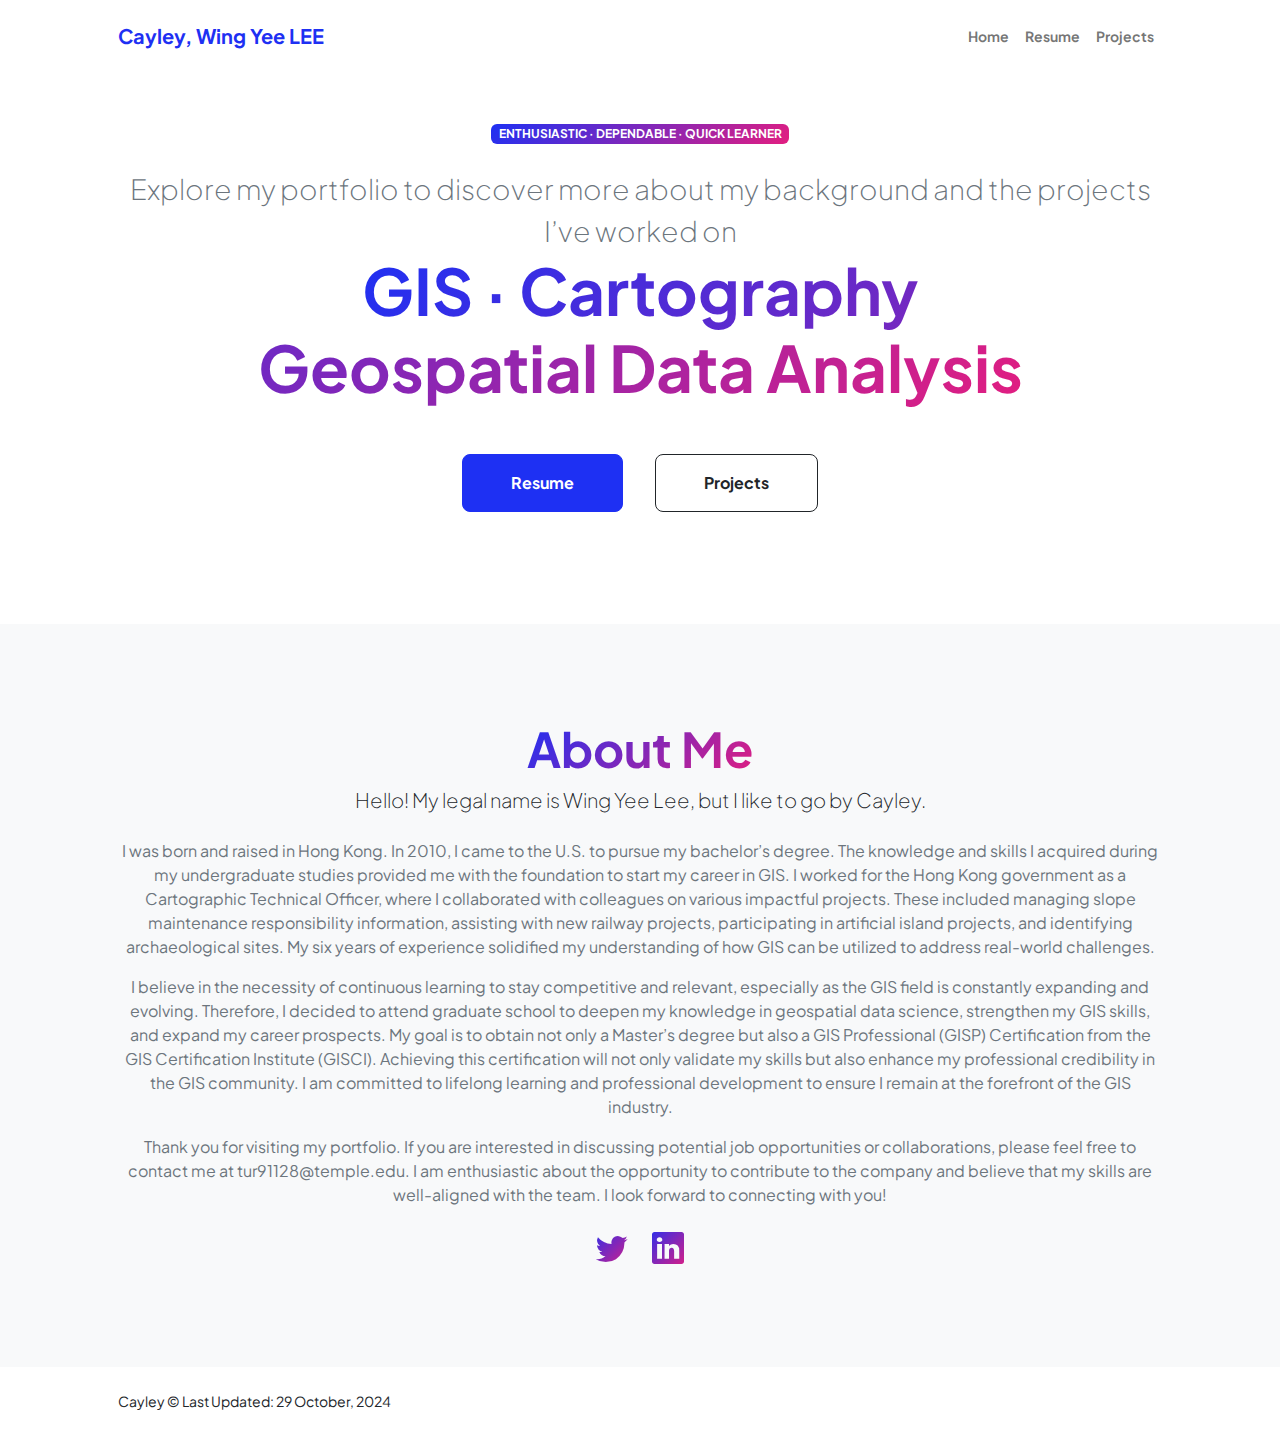
<file: index.html>
<!DOCTYPE html>
<html lang="en">
    <head>
        <meta charset="utf-8" />
        <meta name="viewport" content="width=device-width, initial-scale=1, shrink-to-fit=no" />
        <meta name="description" content="" />
        <meta name="author" content="" />
        <title>Cayley's Portfolio</title>
        <!-- Favicon-->
        <link rel="icon" type="image/x-icon" href="assets/favicon.ico" />
        <!-- Custom Google font-->
        <link rel="preconnect" href="https://fonts.googleapis.com" />
        <link rel="preconnect" href="https://fonts.gstatic.com" crossorigin />
        <link href="https://fonts.googleapis.com/css2?family=Plus+Jakarta+Sans:wght@100;200;300;400;500;600;700;800;900&amp;display=swap" rel="stylesheet" />
        <!-- Bootstrap icons-->
        <link href="https://cdn.jsdelivr.net/npm/bootstrap-icons@1.8.1/font/bootstrap-icons.css" rel="stylesheet" />
        <!-- Core theme CSS (includes Bootstrap)-->
        <link href="css/styles.css" rel="stylesheet" />
    </head>
    <body class="d-flex flex-column h-100">
        <main class="flex-shrink-0">
            <!-- Navigation-->
            <nav class="navbar navbar-expand-lg navbar-light bg-white py-3">
                <div class="container px-5">
                    <a class="navbar-brand" href="index.html"><span class="fw-bolder text-primary">Cayley, Wing Yee LEE</span></a>
                    <button class="navbar-toggler" type="button" data-bs-toggle="collapse" data-bs-target="#navbarSupportedContent" aria-controls="navbarSupportedContent" aria-expanded="false" aria-label="Toggle navigation"><span class="navbar-toggler-icon"></span></button>
                    <div class="collapse navbar-collapse" id="navbarSupportedContent">
                        <ul class="navbar-nav ms-auto mb-2 mb-lg-0 small fw-bolder">
                            <li class="nav-item"><a class="nav-link" href="index.html">Home</a></li>
                            <li class="nav-item"><a class="nav-link" href="resume.html">Resume</a></li>
                            <li class="nav-item"><a class="nav-link" href="projects.html">Projects</a></li>
                        </ul>
                    </div>
                </div>
            </nav>
            <!-- Header-->
            <header class="py-5">
                <div class="container px-5 pb-5">
                    <div class="row gx-5 align-items-center">
                        <div class="col-xxl-5">
                            <!-- Header text content-->
                            <div class="text-center text-xxl-start">
                                <div class="badge bg-gradient-primary-to-secondary text-white mb-4"><div class="text-uppercase">Enthusiastic &middot; Dependable &middot; Quick Learner</div></div>
                                <div class="fs-3 fw-light text-muted">Explore my portfolio to discover more about my background and the projects I’ve worked on</div>
                                <h1 class="display-3 fw-bolder mb-5"><span class="text-gradient d-inline">GIS &middot; Cartography <br>Geospatial Data Analysis</span></h1>
                                <div class="d-grid gap-3 d-sm-flex justify-content-sm-center justify-content-xxl-start mb-3">
                                    <a class="btn btn-primary btn-lg px-5 py-3 me-sm-3 fs-6 fw-bolder" href="resume.html">Resume</a>
                                    <a class="btn btn-outline-dark btn-lg px-5 py-3 fs-6 fw-bolder" href="projects.html">Projects</a>
                                </div>
                            </div>
                        </div>
                    </div>
                </div>
            </header>
            <!-- About Section-->
            <section class="bg-light py-5">
                <div class="container px-5">
                    <div class="row gx-5 justify-content-center">
                        <div class="col-xxl-8">
                            <div class="text-center my-5">
                                <h2 class="display-5 fw-bolder"><span class="text-gradient d-inline">About Me</span></h2>
                                <p class="lead fw-light mb-4">Hello! My legal name is Wing Yee Lee, but I like to go by Cayley.</p>
                                <p class="text-muted">I was born and raised in Hong Kong. In 2010, I came to the U.S. to pursue my bachelor’s degree. The knowledge and skills I acquired during my undergraduate studies provided me with the foundation to start my career in GIS. 
                                    I worked for the Hong Kong government as a Cartographic Technical Officer, where I collaborated with colleagues on various impactful projects. These included managing slope maintenance responsibility information, assisting with new railway projects, participating in artificial island projects, and identifying archaeological sites. 
                                    My six years of experience solidified my understanding of how GIS can be utilized to address real-world challenges.</p>
                                <p class="text-muted">I believe in the necessity of continuous learning to stay competitive and relevant, especially as the GIS field is constantly expanding and evolving. Therefore, I decided to attend graduate school to deepen my knowledge in geospatial data science, strengthen my GIS skills, and expand my career prospects. 
                                    My goal is to obtain not only a Master’s degree but also a GIS Professional (GISP) Certification from the GIS Certification Institute (GISCI). Achieving this certification will not only validate my skills but also enhance my professional credibility in the GIS community. 
                                    I am committed to lifelong learning and professional development to ensure I remain at the forefront of the GIS industry.</p>
                                <p class="text-muted">Thank you for visiting my portfolio. If you are interested in discussing potential job opportunities or collaborations, please feel free to contact me at tur91128@temple.edu. 
                                    I am enthusiastic about the opportunity to contribute to the company and believe that my skills are well-aligned with the team. I look forward to connecting with you!</p>
                                <div class="d-flex justify-content-center fs-2 gap-4">
                                    <a class="text-gradient" href="https://x.com/__Cayley"><i class="bi bi-twitter"></i></a>
                                    <a class="text-gradient" href="https://www.linkedin.com/in/wing-yee-lee-4ab3ab2b7/"><i class="bi bi-linkedin"></i></a>
                                </div>
                            </div>
                        </div>
                    </div>
                </div>
            </section>
        </main>
        <!-- Footer-->
        <footer class="bg-white py-4 mt-auto">
            <div class="container px-5">
                <div class="row align-items-center justify-content-between flex-column flex-sm-row">
                    <div class="col-auto"><div class="small m-0">Cayley &copy; Last Updated: 29 October, 2024</div></div>
                </div>
            </div>
        </footer>
        <!-- Bootstrap core JS-->
        <script src="https://cdn.jsdelivr.net/npm/bootstrap@5.2.3/dist/js/bootstrap.bundle.min.js"></script>
        <!-- Core theme JS-->
        <script src="js/scripts.js"></script>
    </body>
</html>
</file>
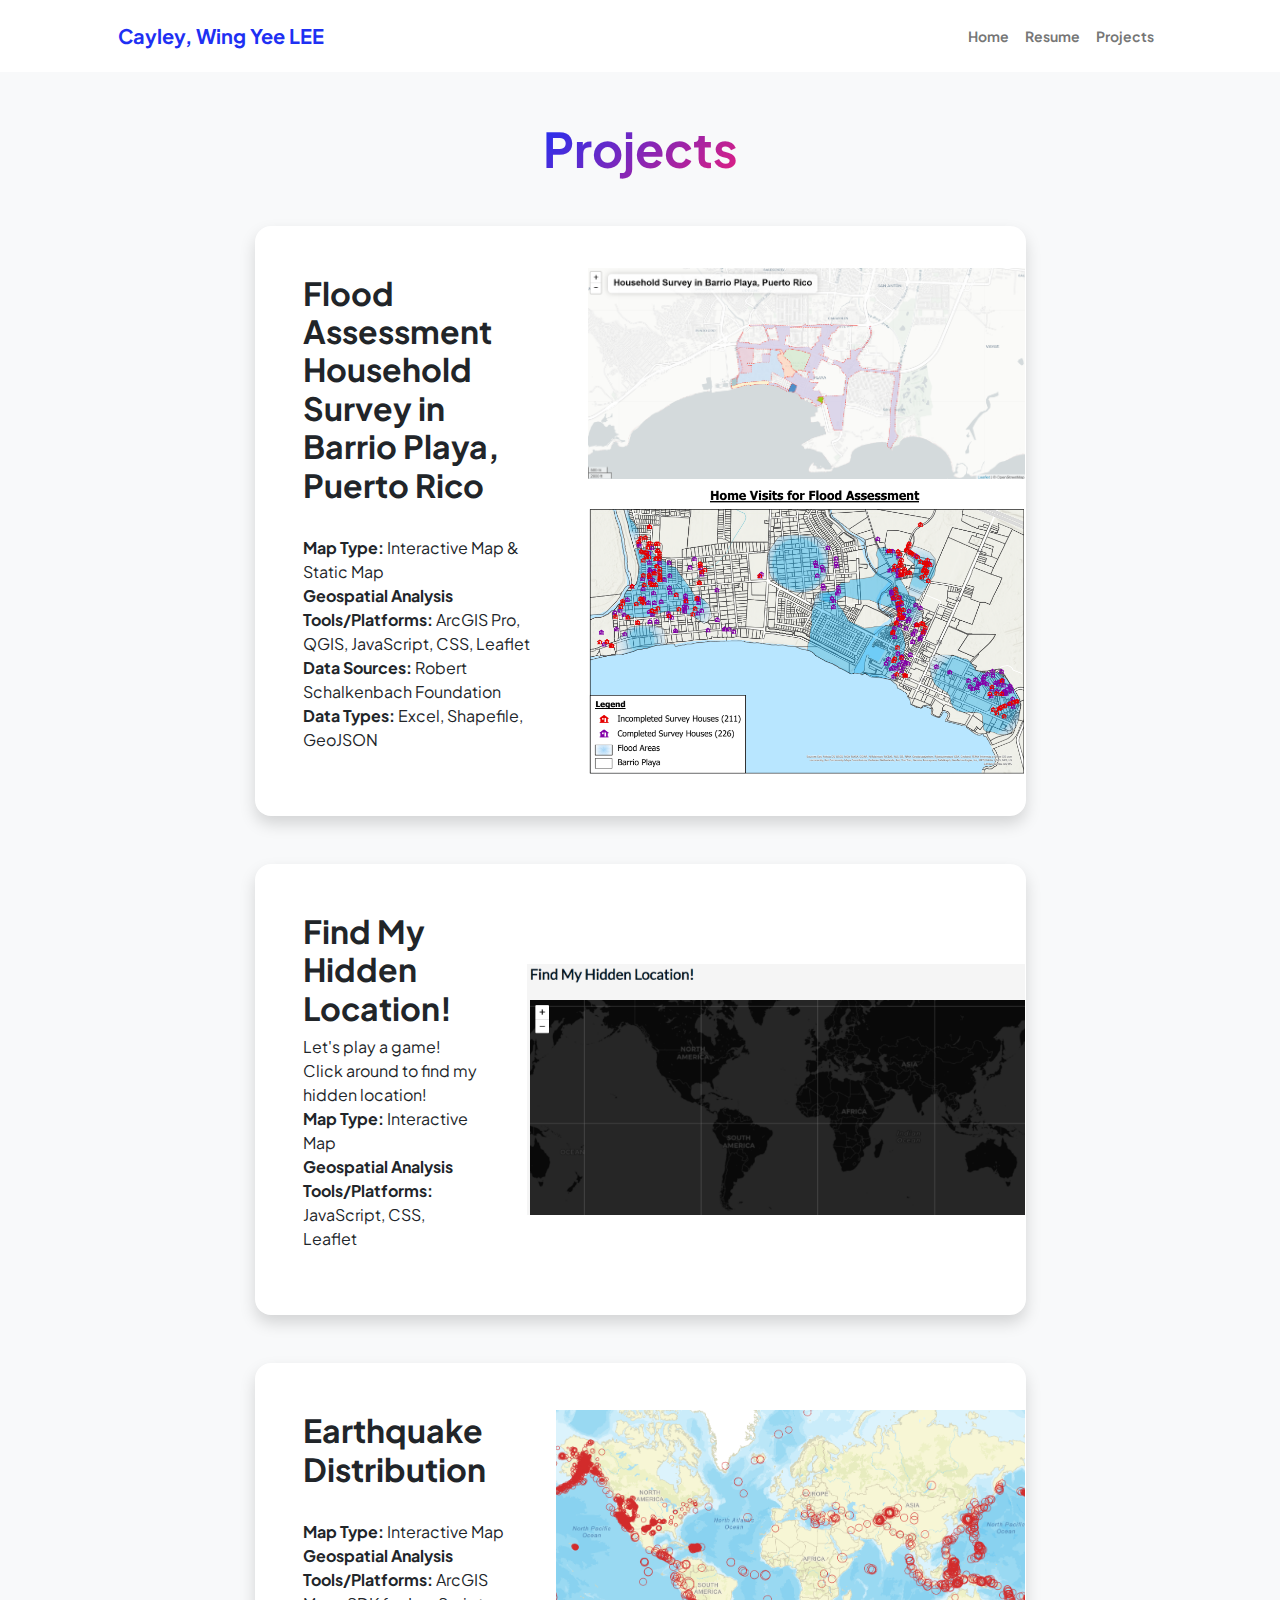
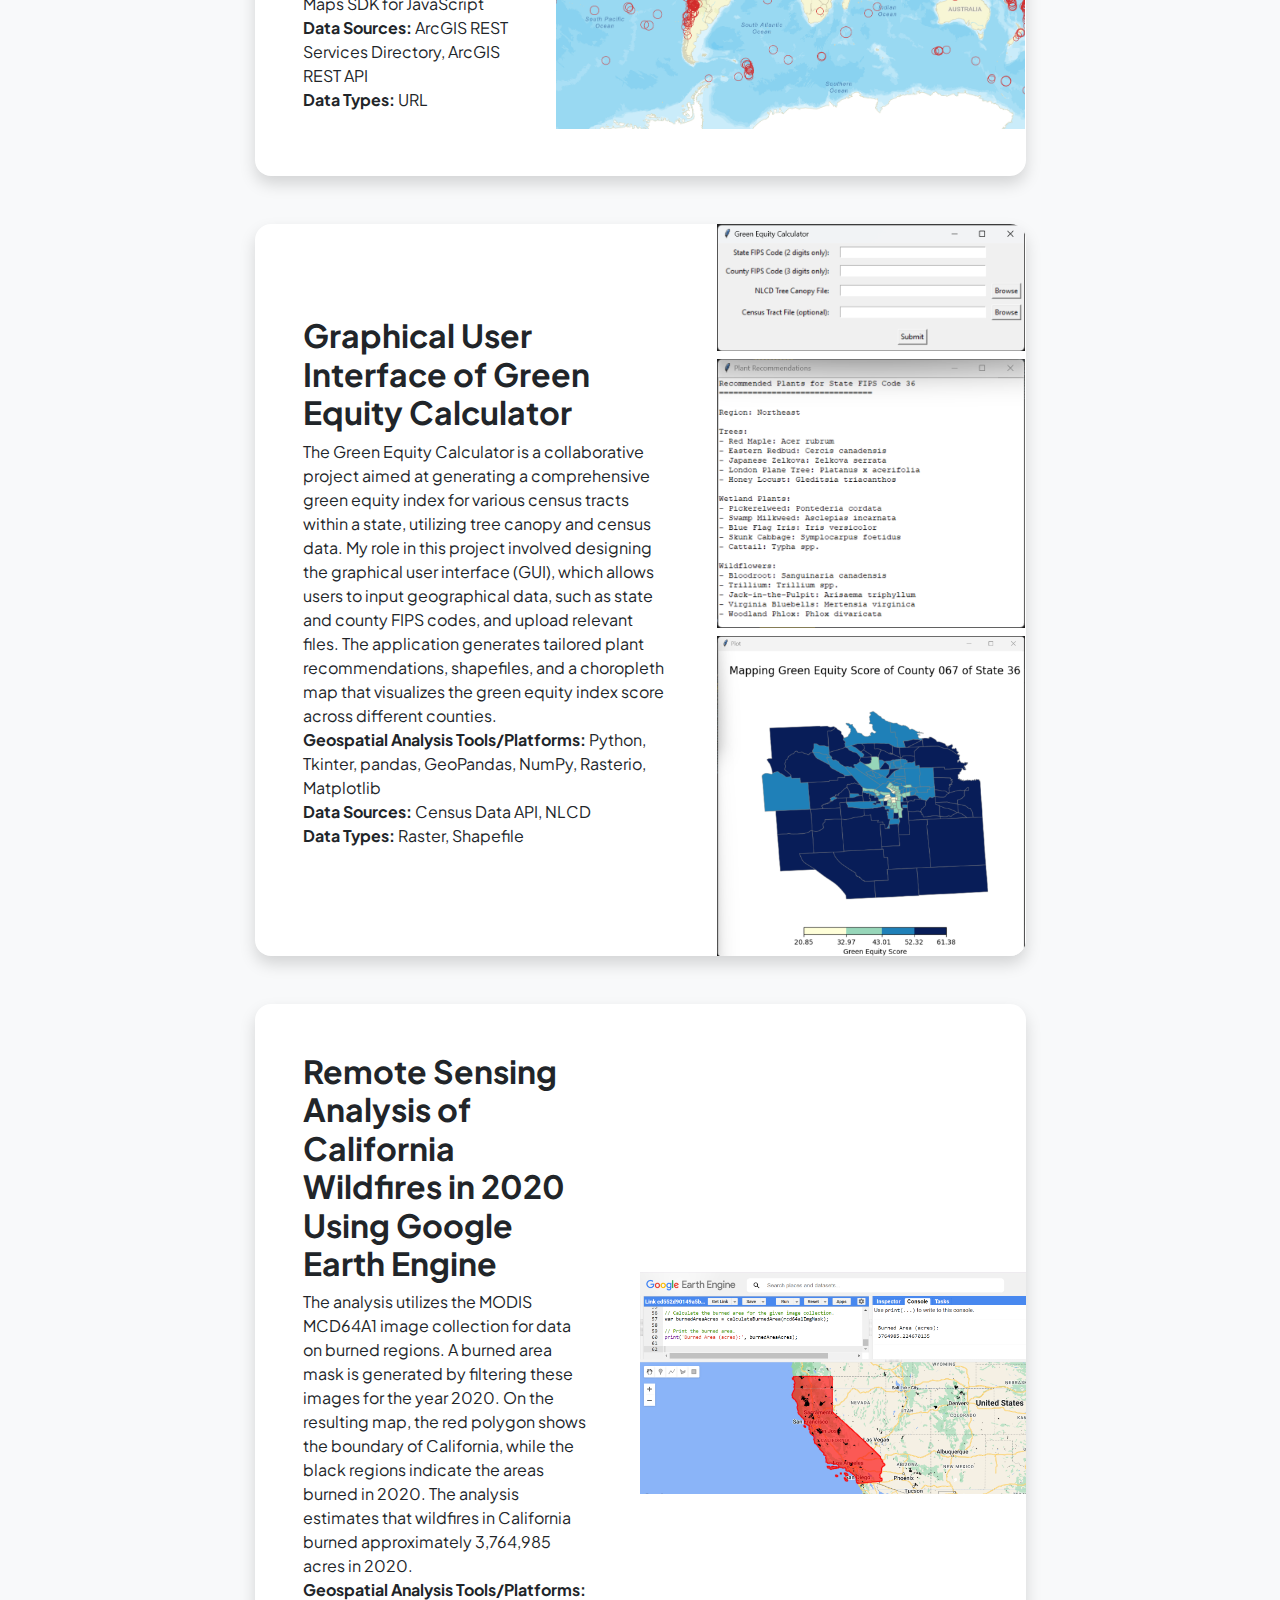
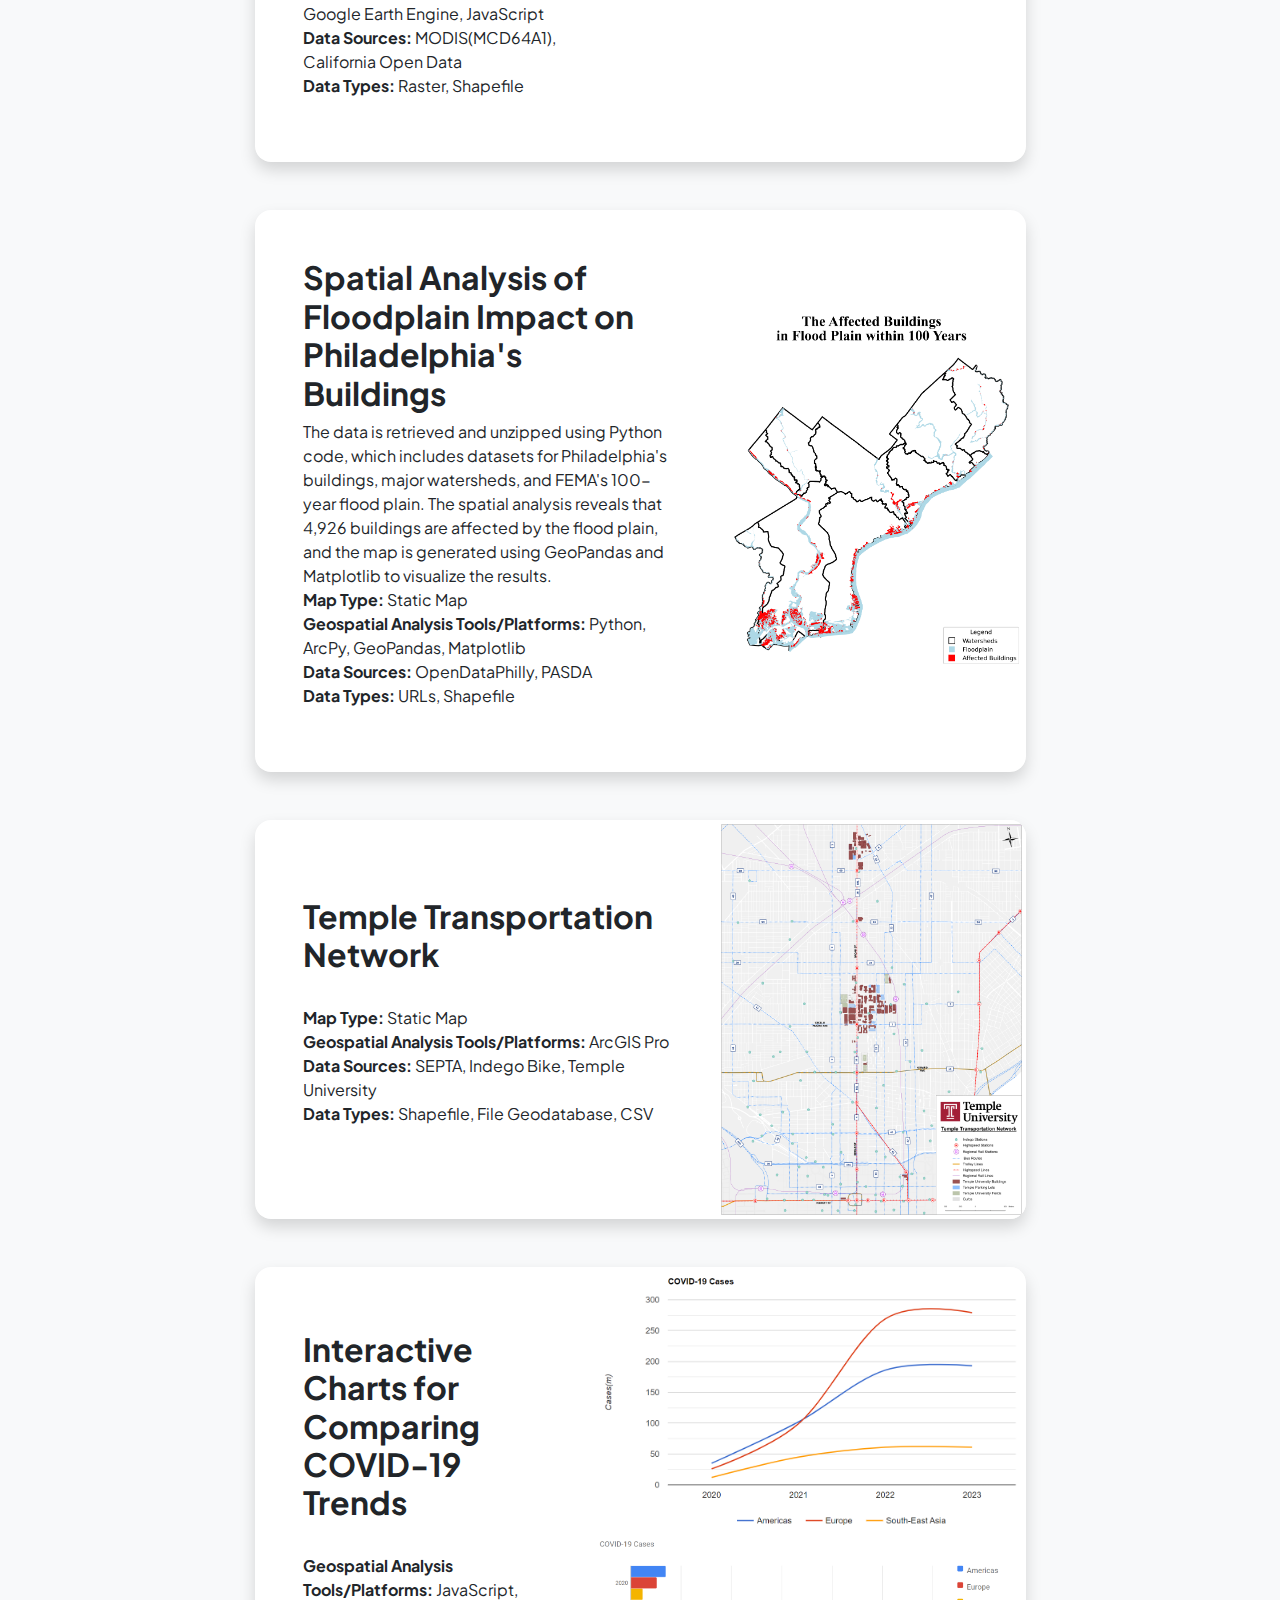
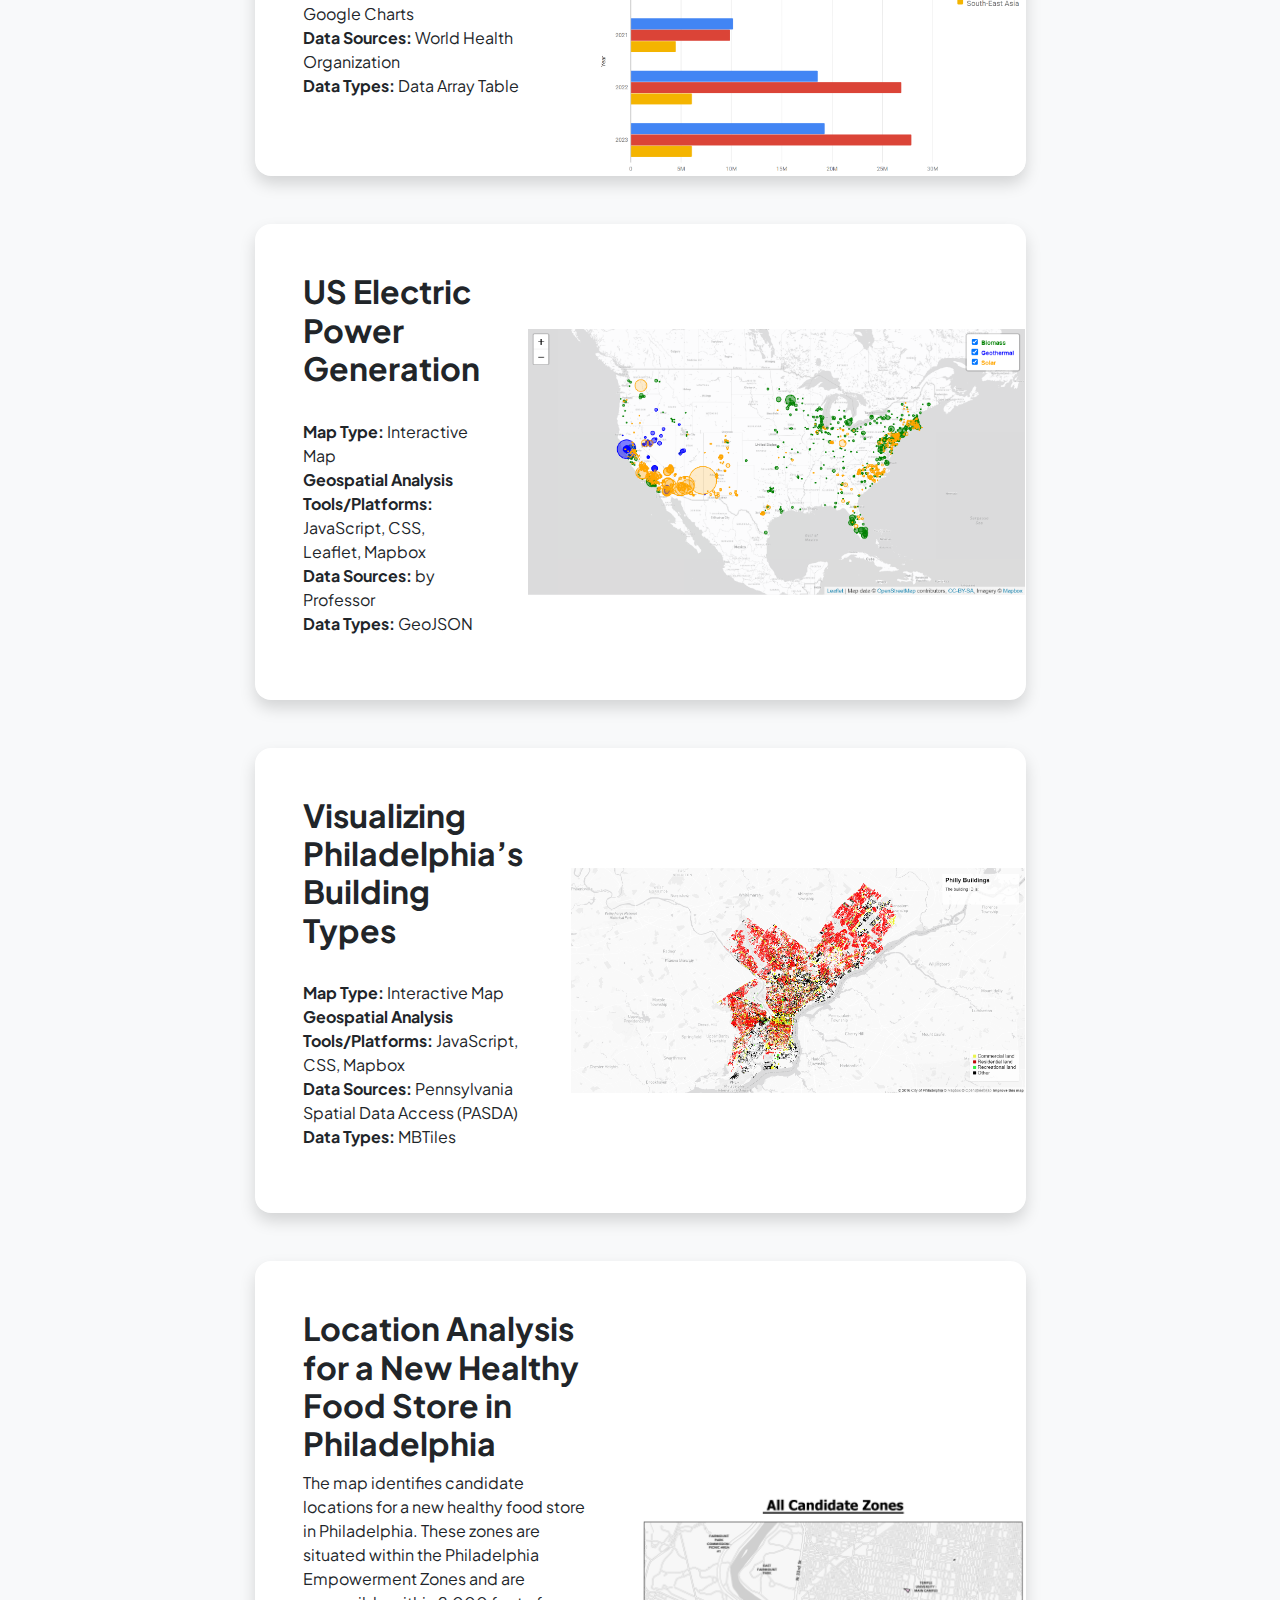
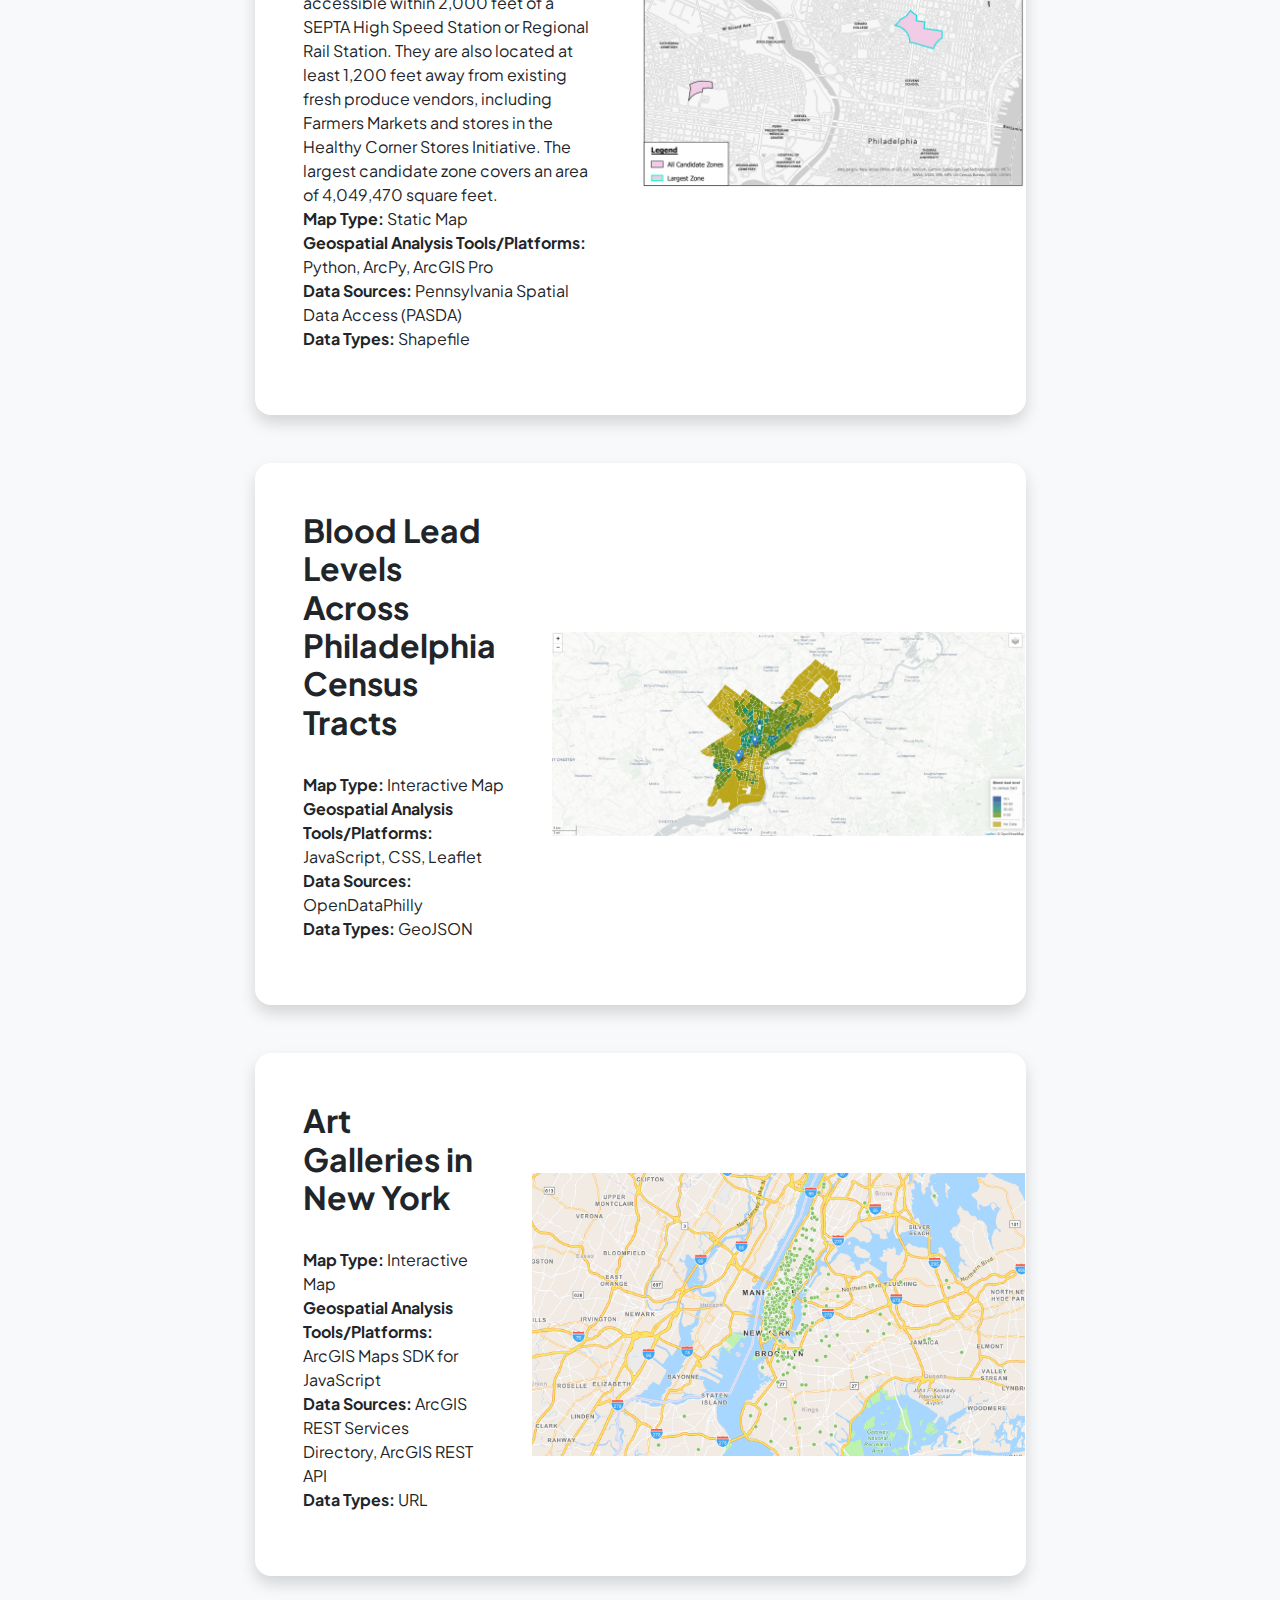
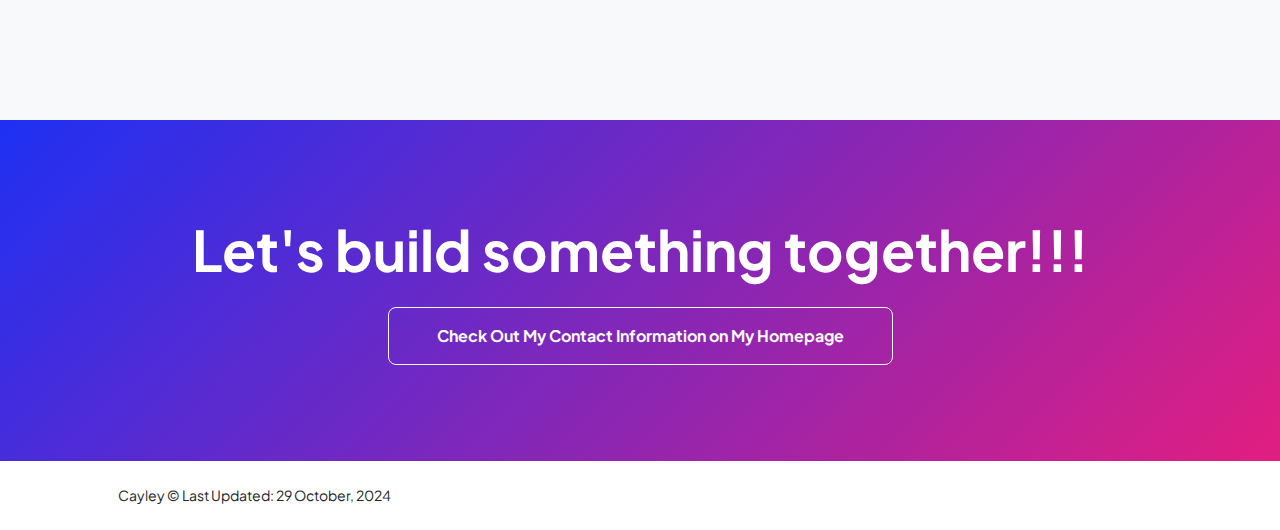
<file: projects.html>
<!DOCTYPE html>
<html lang="en">
    <head>
        <meta charset="utf-8" />
        <meta name="viewport" content="width=device-width, initial-scale=1, shrink-to-fit=no" />
        <meta name="description" content="" />
        <meta name="author" content="" />
        <title>Cayley's Projects</title>
        <!-- Favicon-->
        <link rel="icon" type="image/x-icon" href="assets/favicon.ico" />
        <!-- Custom Google font-->
        <link rel="preconnect" href="https://fonts.googleapis.com" />
        <link rel="preconnect" href="https://fonts.gstatic.com" crossorigin />
        <link href="https://fonts.googleapis.com/css2?family=Plus+Jakarta+Sans:wght@100;200;300;400;500;600;700;800;900&amp;display=swap" rel="stylesheet" />
        <!-- Bootstrap icons-->
        <link href="https://cdn.jsdelivr.net/npm/bootstrap-icons@1.8.1/font/bootstrap-icons.css" rel="stylesheet" />
        <!-- Core theme CSS (includes Bootstrap)-->
        <link href="css/styles.css" rel="stylesheet" />
    </head>
    <body class="d-flex flex-column h-100 bg-light">
        <main class="flex-shrink-0">
            <!-- Navigation-->
            <nav class="navbar navbar-expand-lg navbar-light bg-white py-3">
                <div class="container px-5">
                    <a class="navbar-brand" href="index.html"><span class="fw-bolder text-primary">Cayley, Wing Yee LEE</span></a>
                    <button class="navbar-toggler" type="button" data-bs-toggle="collapse" data-bs-target="#navbarSupportedContent" aria-controls="navbarSupportedContent" aria-expanded="false" aria-label="Toggle navigation"><span class="navbar-toggler-icon"></span></button>
                    <div class="collapse navbar-collapse" id="navbarSupportedContent">
                        <ul class="navbar-nav ms-auto mb-2 mb-lg-0 small fw-bolder">
                            <li class="nav-item"><a class="nav-link" href="index.html">Home</a></li>
                            <li class="nav-item"><a class="nav-link" href="resume.html">Resume</a></li>
                            <li class="nav-item"><a class="nav-link" href="projects.html">Projects</a></li>
                        </ul>
                    </div>
                </div>
            </nav>
            <!-- Projects Section-->
            <section class="py-5">
                <div class="container px-5 mb-5">
                    <div class="text-center mb-5">
                        <h1 class="display-5 fw-bolder mb-0"><span class="text-gradient d-inline">Projects</span></h1>
                    </div>
                    <div class="row gx-5 justify-content-center">
                        <div class="col-lg-11 col-xl-9 col-xxl-8">
                            <!-- Project Card: above link below image-->
                            <div class="card overflow-hidden shadow rounded-4 border-0 mb-5">
                                <div class="card-body p-0">
                                    <div class="d-flex align-items-center">
                                        <div class="p-5 flex-grow-1">
                                            <h2 class="fw-bolder">Flood Assessment Household Survey in Barrio Playa, Puerto Rico</h2>
                                            <p><br><b>Map Type: </b>Interactive Map & Static Map
                                                <br><b>Geospatial Analysis Tools/Platforms: </b>ArcGIS Pro, QGIS, JavaScript, CSS, Leaflet
                                                <br><b>Data Sources: </b>Robert Schalkenbach Foundation
                                                <br><b>Data Types: </b>Excel, Shapefile, GeoJSON
                                            </p>
                                        </div>
                                        <div class="d-flex flex-column align-items-center">
                                            <a href="https://clee678.github.io/Capstone/" target="_blank">
                                                <img class="img-fluid mb-2" src="assets/projects/Playa.png" alt="Project Image 2" />
                                            </a>
                                            <img class="img-fluid" src="assets/projects/Playa_static.png" alt="Project Image 1" />
                                        </div>
                                    </div>
                                </div>
                            </div>
                            <!-- Project Card with link-->
                            <div class="card overflow-hidden shadow rounded-4 border-0 mb-5">
                                <div class="card-body p-0">
                                    <div class="d-flex align-items-center">
                                        <div class="p-5">
                                            <h2 class="fw-bolder">Find My Hidden Location!</h2>
                                            <p>Let's play a game! Click around to find my hidden location!
                                                <br><b>Map Type: </b>Interactive Map
                                                <br><b>Geospatial Analysis Tools/Platforms: </b>JavaScript, CSS, Leaflet
                                            </p>
                                        </div>
                                        <a href="https://clee678.github.io/WebMapping_Week12/" target="_blank">
                                            <img class="img-fluid" src="assets/projects/game.png" alt="Project Image" />
                                        </a>
                                    </div>
                                </div>
                            </div>
                            <!-- Project Card with link-->
                            <div class="card overflow-hidden shadow rounded-4 border-0 mb-5">
                                <div class="card-body p-0">
                                    <div class="d-flex align-items-center">
                                        <div class="p-5">
                                            <h2 class="fw-bolder">Earthquake Distribution</h2>
                                            <p><br><b>Map Type: </b>Interactive Map
                                                <br><b>Geospatial Analysis Tools/Platforms: </b>ArcGIS Maps SDK for JavaScript
                                                <br><b>Data Sources: </b>ArcGIS REST Services Directory, ArcGIS REST API
                                                <br><b>Data Types: </b>URL
                                            </p>
                                        </div>
                                        <a href="https://clee678.github.io/WebMapping_Week9/" target="_blank">
                                            <img class="img-fluid" src="assets/projects/earthquake.png" alt="Project Image" />
                                        </a>
                                    </div>
                                </div>
                            </div>
                            <!-- Project Card: 3 images with space, paragraph narrow-->
                            <div class="card overflow-hidden shadow rounded-4 border-0 mb-5">
                                <div class="card-body p-0">
                                    <div class="d-flex align-items-center">
                                        <div class="p-5 flex-grow-1" style="max-width: 60%;">
                                            <h2 class="fw-bolder">Graphical User Interface of Green Equity Calculator</h2>
                                            <p>
                                                The Green Equity Calculator is a collaborative project aimed at generating a comprehensive green equity index for various census tracts within a state, utilizing tree canopy and census data. 
                                                My role in this project involved designing the graphical user interface (GUI), which allows users to input geographical data, such as state and county FIPS codes, and upload relevant files. 
                                                The application generates tailored plant recommendations, shapefiles, and a choropleth map that visualizes the green equity index score across different counties.
                                                <br><b>Geospatial Analysis Tools/Platforms: </b>Python, Tkinter, pandas, GeoPandas, NumPy, Rasterio, Matplotlib
                                                <br><b>Data Sources: </b>Census Data API, NLCD
                                                <br><b>Data Types: </b>Raster, Shapefile
                                            </p>
                                        </div>
                                        <div class="d-flex flex-column align-items-center">
                                            <img class="img-fluid mb-2" src="assets/projects/GUI.png" alt="Project Image 1" />
                                            <img class="img-fluid mb-2" src="assets/projects/GUI_Recommend.png" alt="Project Image 2" />
                                            <img class="img-fluid" src="assets/projects/GUI_map.png" alt="Project Image 3" />
                                        </div>
                                    </div>
                                </div>
                            </div>
                            <!-- Project Card with image style-->
                            <div class="card overflow-hidden shadow rounded-4 border-0 mb-5">
                                <div class="card-body p-0">
                                    <div class="d-flex align-items-center">
                                        <div class="p-5">
                                            <h2 class="fw-bolder">Remote Sensing Analysis of California Wildfires in 2020 Using Google Earth Engine</h2>
                                            <p>The analysis utilizes the MODIS MCD64A1 image collection for data on burned regions. A burned area mask is generated by filtering these images for the year 2020. 
                                                On the resulting map, the red polygon shows the boundary of California, while the black regions indicate the areas burned in 2020. 
                                                The analysis estimates that wildfires in California burned approximately 3,764,985 acres in 2020.
                                                <br><b>Geospatial Analysis Tools/Platforms: </b>Google Earth Engine, JavaScript
                                                <br><b>Data Sources: </b>MODIS(MCD64A1), California Open Data
                                                <br><b>Data Types: </b>Raster, Shapefile
                                            </p>
                                        </div>
                                        <img style="max-width: 50%; height: 50%;" src="assets/projects/GEE.png" alt="Project Image" />
                                    </div>
                                </div>
                            </div>
                            <!-- Project Card with image style-->
                            <div class="card overflow-hidden shadow rounded-4 border-0 mb-5">
                                <div class="card-body p-0">
                                    <div class="d-flex align-items-center">
                                        <div class="p-5 flex-grow-1">
                                            <h2 class="fw-bolder">Spatial Analysis of Floodplain Impact on Philadelphia's Buildings</h2>
                                            <p>The data is retrieved and unzipped using Python code, which includes datasets for Philadelphia's buildings, major watersheds, and FEMA's 100-year flood plain. 
                                                The spatial analysis reveals that 4,926 buildings are affected by the flood plain, and the map is generated using GeoPandas and Matplotlib to visualize the results.
                                                <br><b>Map Type: </b>Static Map
                                                <br><b>Geospatial Analysis Tools/Platforms: </b>Python, ArcPy, GeoPandas, Matplotlib
                                                <br><b>Data Sources: </b>OpenDataPhilly, PASDA
                                                <br><b>Data Types: </b>URLs, Shapefile</p>
                                        </div>
                                        <img style="max-width: 40%; height: 50%;" src="assets/projects/affected_buildings.png" alt="..." />
                                    </div>
                                </div>
                            </div>
                            <!-- Project Card with image style-->
                            <div class="card overflow-hidden shadow rounded-4 border-0 mb-5">
                                <div class="card-body p-0">
                                    <div class="d-flex align-items-center">
                                        <div class="p-5 flex-grow-1">
                                            <h2 class="fw-bolder">Temple Transportation Network</h2>
                                            <p><br><b>Map Type: </b>Static Map
                                                <br><b>Geospatial Analysis Tools/Platforms: </b>ArcGIS Pro
                                                <br><b>Data Sources: </b>SEPTA, Indego Bike, Temple University
                                                <br><b>Data Types: </b>Shapefile, File Geodatabase, CSV
                                            </p>
                                        </div>
                                        <img style="max-width: 40%; height: 50%;" src="assets/projects/TempleResize.png" alt="..." />
                                    </div>
                                </div>
                            </div>
                            <!-- Project Card: 2 images with 2 links-->
                            <div class="card overflow-hidden shadow rounded-4 border-0 mb-5">
                                <div class="card-body p-0">
                                    <div class="d-flex align-items-center">
                                        <div class="p-5 flex-grow-1">
                                            <h2 class="fw-bolder">Interactive Charts for Comparing COVID-19 Trends</h2>
                                            <p><br><b>Geospatial Analysis Tools/Platforms: </b>JavaScript, Google Charts
                                                <br><b>Data Sources: </b>World Health Organization
                                                <br><b>Data Types: </b>Data Array Table
                                            </p>
                                        </div>
                                        <div class="d-flex flex-column align-items-center">
                                            <a href="https://clee678.github.io/WebMapping_Week11_line/" target="_blank">
                                                <img class="img-fluid mb-2" src="assets/projects/LineChart.png" alt="Project Image 1" />
                                            </a>
                                            <a href="https://clee678.github.io/WebMapping_Week11/" target="_blank">
                                                <img class="img-fluid" src="assets/projects/BarChart.png" alt="Project Image 2" />
                                            </a>
                                        </div>
                                    </div>
                                </div>
                            </div>
                            <!-- Project Card with link-->
                            <div class="card overflow-hidden shadow rounded-4 border-0 mb-5">
                                <div class="card-body p-0">
                                    <div class="d-flex align-items-center">
                                        <div class="p-5">
                                            <h2 class="fw-bolder">US Electric Power Generation</h2>
                                            <p><br><b>Map Type: </b>Interactive Map
                                                <br><b>Geospatial Analysis Tools/Platforms: </b>JavaScript, CSS, Leaflet, Mapbox
                                                <br><b>Data Sources: </b>by Professor
                                                <br><b>Data Types: </b>GeoJSON
                                            </p>
                                        </div>
                                        <a href="https://clee678.github.io/WebMapping_Week5/" target="_blank">
                                            <img class="img-fluid" src="assets/projects/power.png" alt="Project Image" />
                                        </a>
                                    </div>
                                </div>
                            </div>
                            <!-- Project Card with link-->
                            <div class="card overflow-hidden shadow rounded-4 border-0 mb-5">
                                <div class="card-body p-0">
                                    <div class="d-flex align-items-center">
                                        <div class="p-5">
                                            <h2 class="fw-bolder">Visualizing Philadelphia’s Building Types</h2>
                                            <p><br><b>Map Type: </b>Interactive Map
                                                <br><b>Geospatial Analysis Tools/Platforms: </b>JavaScript, CSS, Mapbox
                                                <br><b>Data Sources: </b>Pennsylvania Spatial Data Access (PASDA)
                                                <br><b>Data Types: </b>MBTiles
                                            </p>
                                        </div>
                                        <a href="https://clee678.github.io/lab10/" target="_blank">
                                            <img class="img-fluid" src="assets/projects/mapbox.png" alt="Project Image" />
                                        </a>
                                    </div>
                                </div>
                            </div>
                            <!-- Project Card with image style-->
                            <div class="card overflow-hidden shadow rounded-4 border-0 mb-5">
                                <div class="card-body p-0">
                                    <div class="d-flex align-items-center">
                                        <div class="p-5">
                                            <h2 class="fw-bolder">Location Analysis for a New Healthy Food Store in Philadelphia</h2>
                                            <p>The map identifies candidate locations for a new healthy food store in Philadelphia. These zones are situated within the Philadelphia Empowerment Zones 
                                                and are accessible within 2,000 feet of a SEPTA High Speed Station or Regional Rail Station. They are also located at least 1,200 feet away from existing fresh produce vendors, 
                                                including Farmers Markets and stores in the Healthy Corner Stores Initiative. The largest candidate zone covers an area of 4,049,470 square feet.
                                                <br><b>Map Type: </b>Static Map
                                                <br><b>Geospatial Analysis Tools/Platforms: </b>Python, ArcPy, ArcGIS Pro
                                                <br><b>Data Sources: </b>Pennsylvania Spatial Data Access (PASDA)
                                                <br><b>Data Types: </b>Shapefile
                                            </p>
                                        </div>
                                        <img style="max-width: 50%; height: 50%;" src="assets/projects/market.png" alt="Project Image" />
                                    </div>
                                </div>
                            </div>
                            <!-- Project Card with link-->
                            <div class="card overflow-hidden shadow rounded-4 border-0 mb-5">
                                <div class="card-body p-0">
                                    <div class="d-flex align-items-center">
                                        <div class="p-5">
                                            <h2 class="fw-bolder">Blood Lead Levels Across Philadelphia Census Tracts</h2>
                                            <p><br><b>Map Type: </b>Interactive Map
                                                <br><b>Geospatial Analysis Tools/Platforms: </b>JavaScript, CSS, Leaflet
                                                <br><b>Data Sources: </b>OpenDataPhilly
                                                <br><b>Data Types: </b>GeoJSON
                                            </p>
                                        </div>
                                        <a href="https://clee678.github.io/geovis/" target="_blank">
                                            <img class="img-fluid" src="assets/projects/geovis.png" alt="Project Image" />
                                        </a>
                                    </div>
                                </div>
                            </div>
                            <!-- Project Card with link-->
                            <div class="card overflow-hidden shadow rounded-4 border-0 mb-5">
                                <div class="card-body p-0">
                                    <div class="d-flex align-items-center">
                                        <div class="p-5">
                                            <h2 class="fw-bolder">Art Galleries in New York</h2>
                                            <p><br><b>Map Type: </b>Interactive Map
                                                <br><b>Geospatial Analysis Tools/Platforms: </b>ArcGIS Maps SDK for JavaScript
                                                <br><b>Data Sources: </b>ArcGIS REST Services Directory, ArcGIS REST API
                                                <br><b>Data Types: </b>URL
                                            </p>
                                        </div>
                                        <a href="https://clee678.github.io/WebMapping_Week7/" target="_blank">
                                            <img class="img-fluid" src="assets/projects/ArtGalleries.png" alt="Project Image" />
                                        </a>
                                    </div>
                                </div>
                            </div>
                        </div>
                    </div>
                </div>
            </section>
            <!-- Call to action section-->
            <section class="py-5 bg-gradient-primary-to-secondary text-white">
                <div class="container px-5 my-5">
                    <div class="text-center">
                        <h2 class="display-4 fw-bolder mb-4">Let's build something together!!!</h2>
                        <a class="btn btn-outline-light btn-lg px-5 py-3 fs-6 fw-bolder" href="index.html">Check Out My Contact Information on My Homepage</a>
                    </div>
                </div>
            </section>
        </main>
        <!-- Footer-->
        <footer class="bg-white py-4 mt-auto">
            <div class="container px-5">
                <div class="row align-items-center justify-content-between flex-column flex-sm-row">
                    <div class="col-auto"><div class="small m-0">Cayley &copy; Last Updated: 29 October, 2024</div></div>
                </div>
            </div>
        </footer>
        <!-- Bootstrap core JS-->
        <script src="https://cdn.jsdelivr.net/npm/bootstrap@5.2.3/dist/js/bootstrap.bundle.min.js"></script>
        <!-- Core theme JS-->
        <script src="js/scripts.js"></script>
    </body>
</html>
</file>
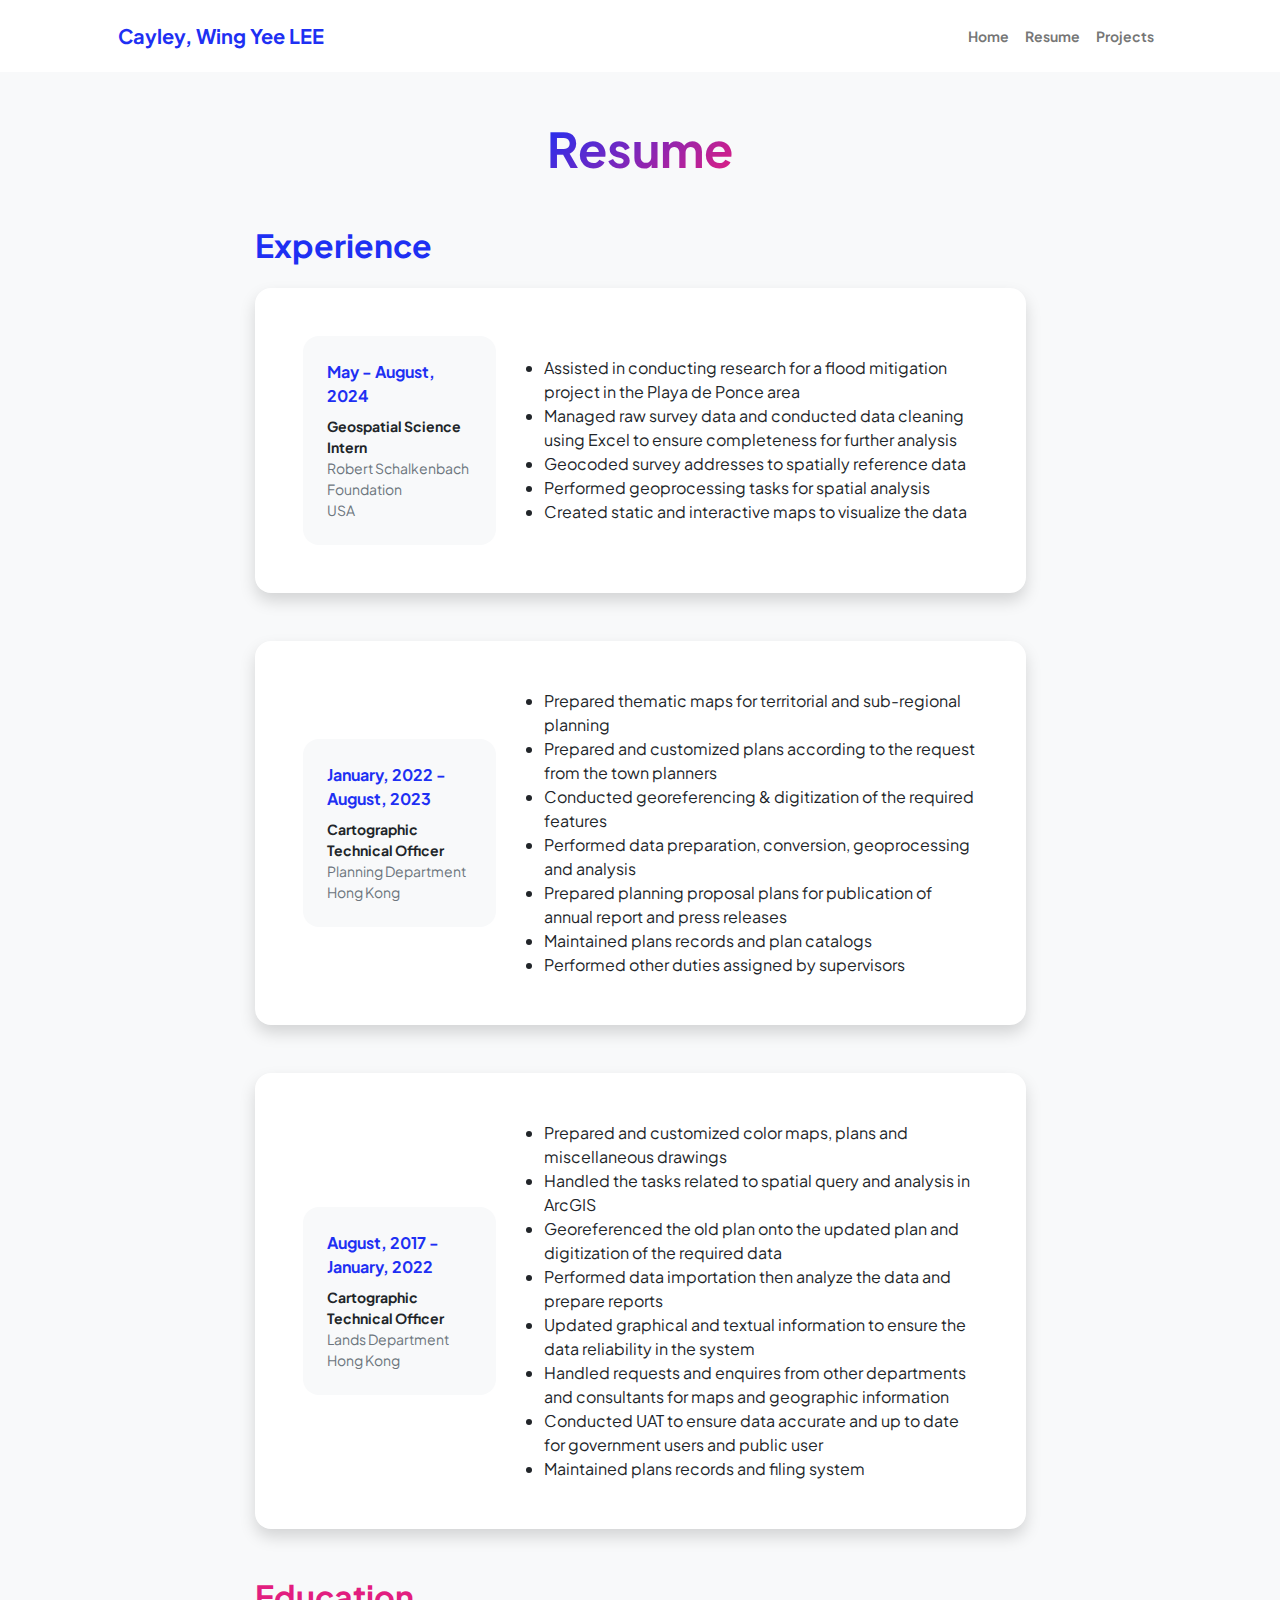
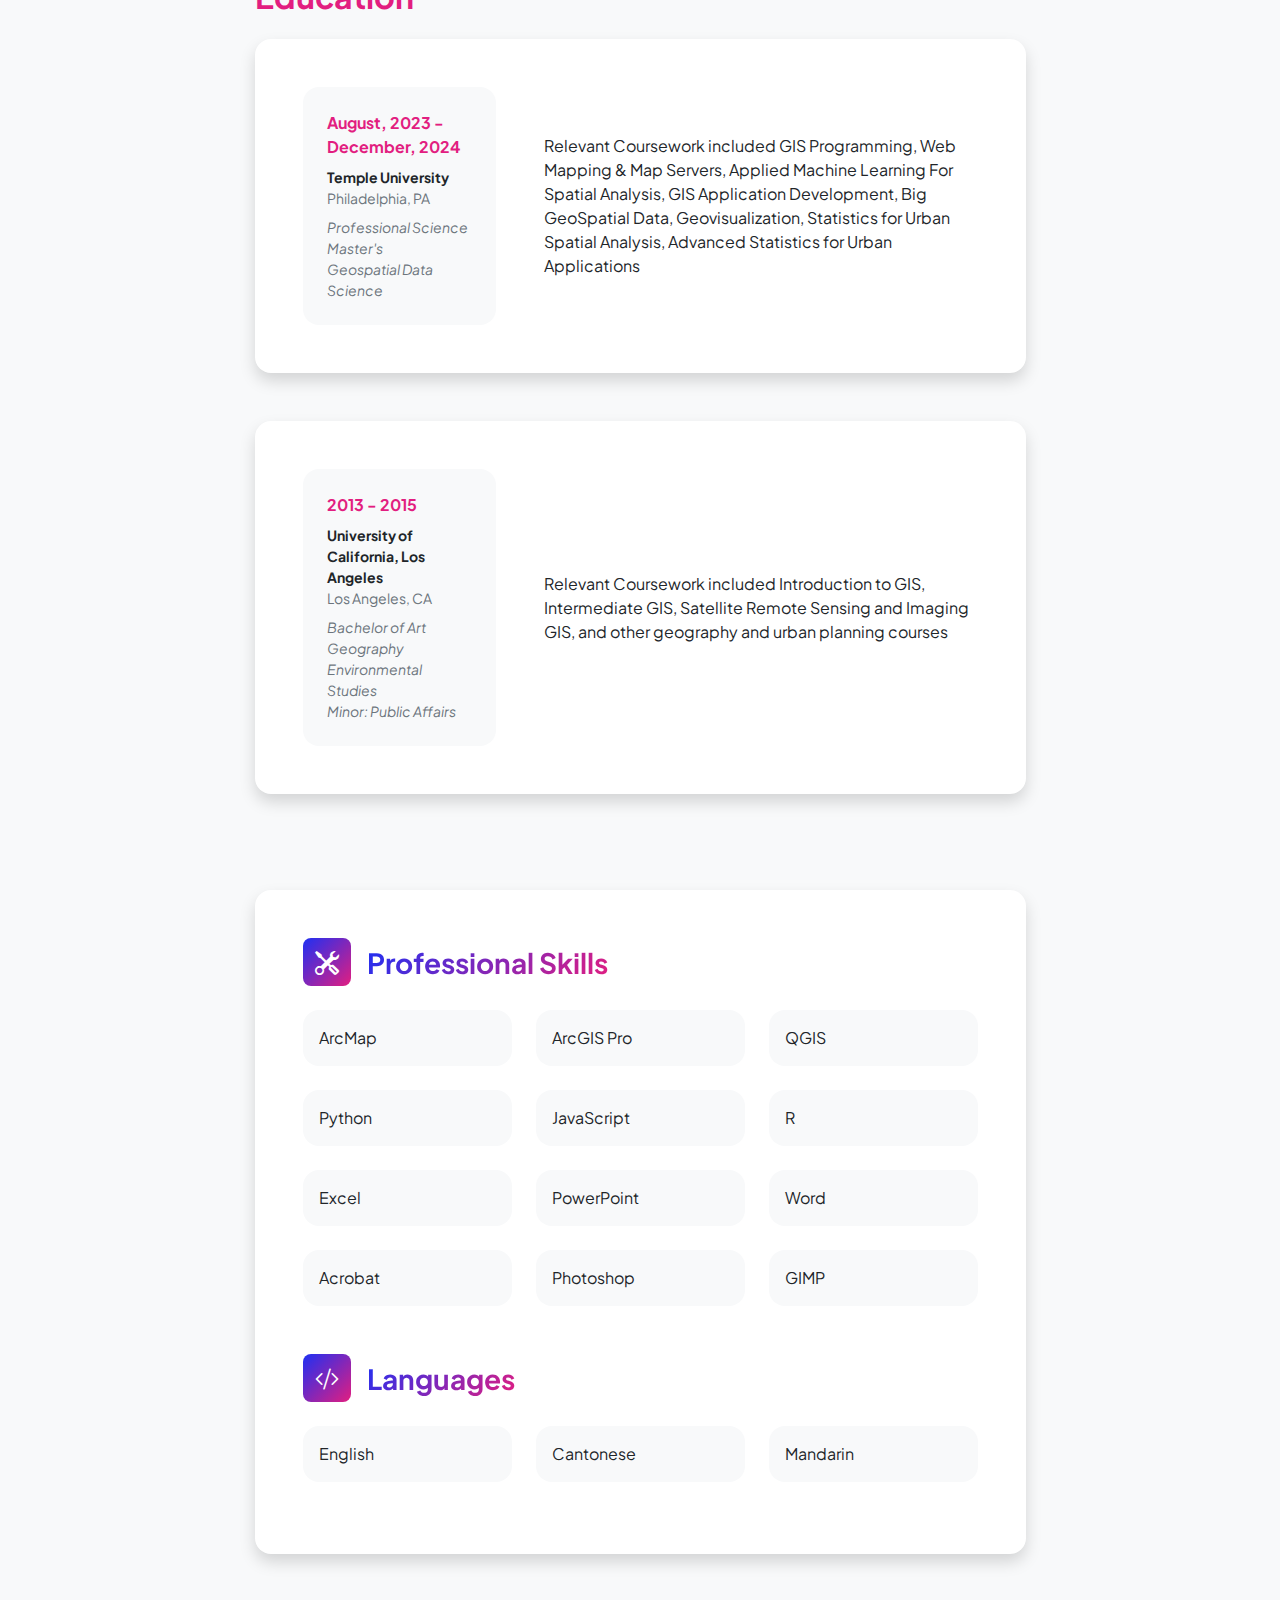
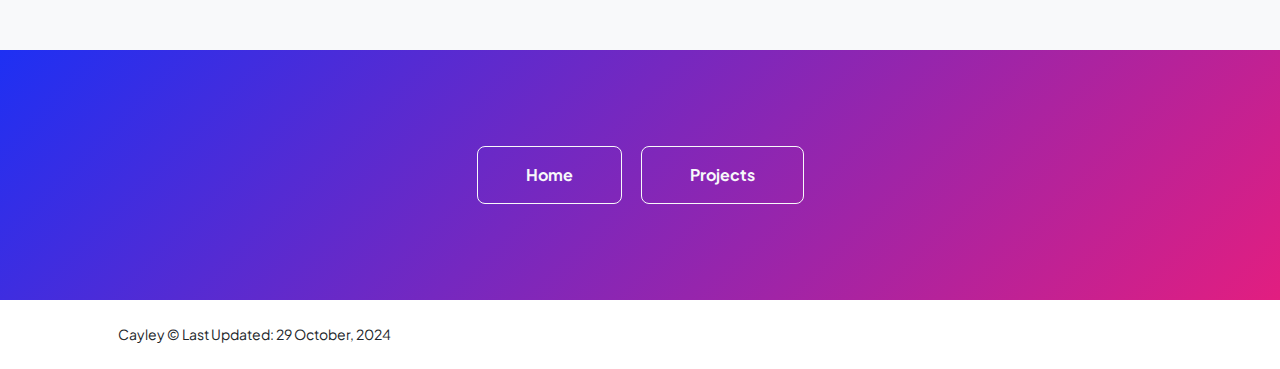
<file: resume.html>
<!DOCTYPE html>
<html lang="en">
    <head>
        <meta charset="utf-8" />
        <meta name="viewport" content="width=device-width, initial-scale=1, shrink-to-fit=no" />
        <meta name="description" content="" />
        <meta name="author" content="" />
        <title>Cayley's Resume</title>
        <!-- Favicon-->
        <link rel="icon" type="image/x-icon" href="assets/favicon.ico" />
        <!-- Custom Google font-->
        <link rel="preconnect" href="https://fonts.googleapis.com" />
        <link rel="preconnect" href="https://fonts.gstatic.com" crossorigin />
        <link href="https://fonts.googleapis.com/css2?family=Plus+Jakarta+Sans:wght@100;200;300;400;500;600;700;800;900&amp;display=swap" rel="stylesheet" />
        <!-- Bootstrap icons-->
        <link href="https://cdn.jsdelivr.net/npm/bootstrap-icons@1.8.1/font/bootstrap-icons.css" rel="stylesheet" />
        <!-- Core theme CSS (includes Bootstrap)-->
        <link href="css/styles.css" rel="stylesheet" />
    </head>
    <body class="d-flex flex-column h-100 bg-light">
        <main class="flex-shrink-0">
            <!-- Navigation-->
            <nav class="navbar navbar-expand-lg navbar-light bg-white py-3">
                <div class="container px-5">
                    <a class="navbar-brand" href="index.html"><span class="fw-bolder text-primary">Cayley, Wing Yee LEE</span></a>
                    <button class="navbar-toggler" type="button" data-bs-toggle="collapse" data-bs-target="#navbarSupportedContent" aria-controls="navbarSupportedContent" aria-expanded="false" aria-label="Toggle navigation"><span class="navbar-toggler-icon"></span></button>
                    <div class="collapse navbar-collapse" id="navbarSupportedContent">
                        <ul class="navbar-nav ms-auto mb-2 mb-lg-0 small fw-bolder">
                            <li class="nav-item"><a class="nav-link" href="index.html">Home</a></li>
                            <li class="nav-item"><a class="nav-link" href="resume.html">Resume</a></li>
                            <li class="nav-item"><a class="nav-link" href="projects.html">Projects</a></li>
                        </ul>
                    </div>
                </div>
            </nav>
            <!-- Page Content-->
            <div class="container px-5 my-5">
                <div class="text-center mb-5">
                    <h1 class="display-5 fw-bolder mb-0"><span class="text-gradient d-inline">Resume</span></h1>
                </div>
                <div class="row gx-5 justify-content-center">
                    <div class="col-lg-11 col-xl-9 col-xxl-8">
                        <!-- Experience Section-->
                        <section>
                            <div class="d-flex align-items-center justify-content-between mb-4">
                                <h2 class="text-primary fw-bolder mb-0">Experience</h2>
                            </div>
                            <!-- Experience Card 1-->
                            <div class="card shadow border-0 rounded-4 mb-5">
                                <div class="card-body p-5">
                                    <div class="row align-items-center gx-5">
                                        <div class="col text-center text-lg-start mb-4 mb-lg-0">
                                            <div class="bg-light p-4 rounded-4">
                                                <div class="text-primary fw-bolder mb-2">May - August, 2024</div>
                                                <div class="small fw-bolder">Geospatial Science Intern</div>
                                                <div class="small text-muted">Robert Schalkenbach Foundation</div>
                                                <div class="small text-muted">USA</div>
                                            </div>
                                        </div>
                                        <div class="col-lg-8"><div>
                                            <li>Assisted in conducting research for a flood mitigation project in the Playa de Ponce area</li>
                                            <li>Managed raw survey data and conducted data cleaning using Excel to ensure completeness for further analysis</li>
                                            <li>Geocoded survey addresses to spatially reference data</li>
                                            <li>Performed geoprocessing tasks for spatial analysis</li>
                                            <li>Created static and interactive maps to visualize the data</li>
                                        </div></div>
                                    </div>
                                </div>
                            </div>
                            <!-- Experience Card 2-->
                            <div class="card shadow border-0 rounded-4 mb-5">
                                <div class="card-body p-5">
                                    <div class="row align-items-center gx-5">
                                        <div class="col text-center text-lg-start mb-4 mb-lg-0">
                                            <div class="bg-light p-4 rounded-4">
                                                <div class="text-primary fw-bolder mb-2">January, 2022 - August, 2023</div>
                                                <div class="small fw-bolder">Cartographic Technical Officer</div>
                                                <div class="small text-muted">Planning Department</div>
                                                <div class="small text-muted">Hong Kong</div>
                                            </div>
                                        </div>
                                        <div class="col-lg-8"><div>
                                            <li>Prepared thematic maps for territorial and sub-regional planning</li>
                                            <li>Prepared and customized plans according to the request from the town planners</li>
                                            <li>Conducted georeferencing & digitization of the required features</li>
                                            <li>Performed data preparation, conversion, geoprocessing and analysis</li>
                                            <li>Prepared planning proposal plans for publication of annual report and press releases</li>
                                            <li>Maintained plans records and plan catalogs</li>
                                            <li>Performed other duties assigned by supervisors</li>
                                        </div></div>
                                    </div>
                                </div>
                            </div>
                            <!-- Experience Card 3-->
                            <div class="card shadow border-0 rounded-4 mb-5">
                                <div class="card-body p-5">
                                    <div class="row align-items-center gx-5">
                                        <div class="col text-center text-lg-start mb-4 mb-lg-0">
                                            <div class="bg-light p-4 rounded-4">
                                                <div class="text-primary fw-bolder mb-2">August, 2017 - January, 2022</div>
                                                <div class="small fw-bolder">Cartographic Technical Officer</div>
                                                <div class="small text-muted">Lands Department</div>
                                                <div class="small text-muted">Hong Kong</div>
                                            </div>
                                        </div>
                                        <div class="col-lg-8"><div>
                                            <li>Prepared and customized color maps, plans and miscellaneous drawings</li>
                                            <li>Handled the tasks related to spatial query and analysis in ArcGIS</li>
                                            <li>Georeferenced the old plan onto the updated plan and digitization of the required data</li>
                                            <li>Performed data importation then analyze the data and prepare reports</li>
                                            <li>Updated graphical and textual information to ensure the data reliability in the system</li>
                                            <li>Handled requests and enquires from other departments and consultants for maps and geographic information</li>
                                            <li>Conducted UAT to ensure data accurate and up to date for government users and public user</li>
                                            <li>Maintained plans records and filing system</li>
                                        </div></div>
                                    </div>
                                </div>
                            </div>
                        </section>
                        <!-- Education Section-->
                        <section>
                            <h2 class="text-secondary fw-bolder mb-4">Education</h2>
                            <!-- Education Card 1-->
                            <div class="card shadow border-0 rounded-4 mb-5">
                                <div class="card-body p-5">
                                    <div class="row align-items-center gx-5">
                                        <div class="col text-center text-lg-start mb-4 mb-lg-0">
                                            <div class="bg-light p-4 rounded-4">
                                                <div class="text-secondary fw-bolder mb-2">August, 2023 - December, 2024</div>
                                                <div class="mb-2">
                                                    <div class="small fw-bolder">Temple University</div>
                                                    <div class="small text-muted">Philadelphia, PA</div>
                                                </div>
                                                <div class="fst-italic">
                                                    <div class="small text-muted">Professional Science Master's</div>
                                                    <div class="small text-muted">Geospatial Data Science</div>
                                                </div>
                                            </div>
                                        </div>
                                        <div class="col-lg-8"><div>Relevant Coursework included GIS Programming, Web Mapping & Map Servers, Applied Machine Learning For Spatial Analysis, GIS Application Development, Big GeoSpatial Data, Geovisualization, Statistics for Urban Spatial Analysis, Advanced Statistics for Urban Applications</div></div>
                                    </div>
                                </div>
                            </div>
                            <!-- Education Card 2-->
                            <div class="card shadow border-0 rounded-4 mb-5">
                                <div class="card-body p-5">
                                    <div class="row align-items-center gx-5">
                                        <div class="col text-center text-lg-start mb-4 mb-lg-0">
                                            <div class="bg-light p-4 rounded-4">
                                                <div class="text-secondary fw-bolder mb-2">2013 - 2015</div>
                                                <div class="mb-2">
                                                    <div class="small fw-bolder">University of California, Los Angeles</div>
                                                    <div class="small text-muted">Los Angeles, CA</div>
                                                </div>
                                                <div class="fst-italic">
                                                    <div class="small text-muted">Bachelor of Art</div>
                                                    <div class="small text-muted">Geography Environmental Studies</div>
                                                    <div class="small text-muted">Minor: Public Affairs</div>
                                                </div>
                                            </div>
                                        </div>
                                        <div class="col-lg-8"><div>Relevant Coursework included Introduction to GIS, Intermediate GIS, Satellite Remote Sensing and Imaging GIS, and other geography and urban planning courses</div></div>
                                    </div>
                                </div>
                            </div>
                        </section>
                        <!-- Divider-->
                        <div class="pb-5"></div>
                        <!-- Skills Section-->
                        <section>
                            <!-- Skillset Card-->
                            <div class="card shadow border-0 rounded-4 mb-5">
                                <div class="card-body p-5">
                                    <!-- Professional skills list-->
                                    <div class="mb-5">
                                        <div class="d-flex align-items-center mb-4">
                                            <div class="feature bg-primary bg-gradient-primary-to-secondary text-white rounded-3 me-3"><i class="bi bi-tools"></i></div>
                                            <h3 class="fw-bolder mb-0"><span class="text-gradient d-inline">Professional Skills</span></h3>
                                        </div>
                                        <div class="row row-cols-1 row-cols-md-3 mb-4">
                                            <div class="col mb-4 mb-md-0"><div class="d-flex align-items-center bg-light rounded-4 p-3 h-100">ArcMap</div></div>
                                            <div class="col mb-4 mb-md-0"><div class="d-flex align-items-center bg-light rounded-4 p-3 h-100">ArcGIS Pro</div></div>
                                            <div class="col"><div class="d-flex align-items-center bg-light rounded-4 p-3 h-100">QGIS</div></div>
                                        </div>
                                        <div class="row row-cols-1 row-cols-md-3 mb-4">
                                            <div class="col mb-4 mb-md-0"><div class="d-flex align-items-center bg-light rounded-4 p-3 h-100">Python</div></div>
                                            <div class="col mb-4 mb-md-0"><div class="d-flex align-items-center bg-light rounded-4 p-3 h-100">JavaScript</div></div>
                                            <div class="col"><div class="d-flex align-items-center bg-light rounded-4 p-3 h-100">R</div></div>
                                        </div>
                                        <div class="row row-cols-1 row-cols-md-3 mb-4">
                                            <div class="col mb-4 mb-md-0"><div class="d-flex align-items-center bg-light rounded-4 p-3 h-100">Excel</div></div>
                                            <div class="col mb-4 mb-md-0"><div class="d-flex align-items-center bg-light rounded-4 p-3 h-100">PowerPoint</div></div>
                                            <div class="col"><div class="d-flex align-items-center bg-light rounded-4 p-3 h-100">Word</div></div>
                                        </div>
                                        <div class="row row-cols-1 row-cols-md-3">
                                            <div class="col mb-4 mb-md-0"><div class="d-flex align-items-center bg-light rounded-4 p-3 h-100">Acrobat</div></div>
                                            <div class="col mb-4 mb-md-0"><div class="d-flex align-items-center bg-light rounded-4 p-3 h-100">Photoshop</div></div>
                                            <div class="col"><div class="d-flex align-items-center bg-light rounded-4 p-3 h-100">GIMP</div></div>
                                        </div>
                                    </div>
                                    <!-- Languages list-->
                                    <div class="mb-0">
                                        <div class="d-flex align-items-center mb-4">
                                            <div class="feature bg-primary bg-gradient-primary-to-secondary text-white rounded-3 me-3"><i class="bi bi-code-slash"></i></div>
                                            <h3 class="fw-bolder mb-0"><span class="text-gradient d-inline">Languages</span></h3>
                                        </div>
                                        <div class="row row-cols-1 row-cols-md-3 mb-4">
                                            <div class="col mb-4 mb-md-0"><div class="d-flex align-items-center bg-light rounded-4 p-3 h-100">English</div></div>
                                            <div class="col mb-4 mb-md-0"><div class="d-flex align-items-center bg-light rounded-4 p-3 h-100">Cantonese</div></div>
                                            <div class="col"><div class="d-flex align-items-center bg-light rounded-4 p-3 h-100">Mandarin</div></div>
                                        </div>
                                    </div>
                                </div>
                            </div>
                        </section>
                    </div>
                </div>
            </div>
            <!-- Call to action section-->
            <section class="py-5 bg-gradient-primary-to-secondary text-white">
                <div class="container px-5 my-5">
                    <div class="text-center">
                        <a class="btn btn-outline-light btn-lg px-5 py-3 fs-6 fw-bolder me-3" href="index.html">Home</a>
                        <a class="btn btn-outline-light btn-lg px-5 py-3 fs-6 fw-bolder" href="projects.html">Projects</a>
                    </div>
                </div>
            </section>
        </main>
        <!-- Footer-->
        <footer class="bg-white py-4 mt-auto">
            <div class="container px-5">
                <div class="row align-items-center justify-content-between flex-column flex-sm-row">
                    <div class="col-auto"><div class="small m-0">Cayley &copy; Last Updated: 29 October, 2024</div></div>
                </div>
            </div>
        </footer>
        <!-- Bootstrap core JS-->
        <script src="https://cdn.jsdelivr.net/npm/bootstrap@5.2.3/dist/js/bootstrap.bundle.min.js"></script>
        <!-- Core theme JS-->
        <script src="js/scripts.js"></script>
    </body>
</html>
</file>
